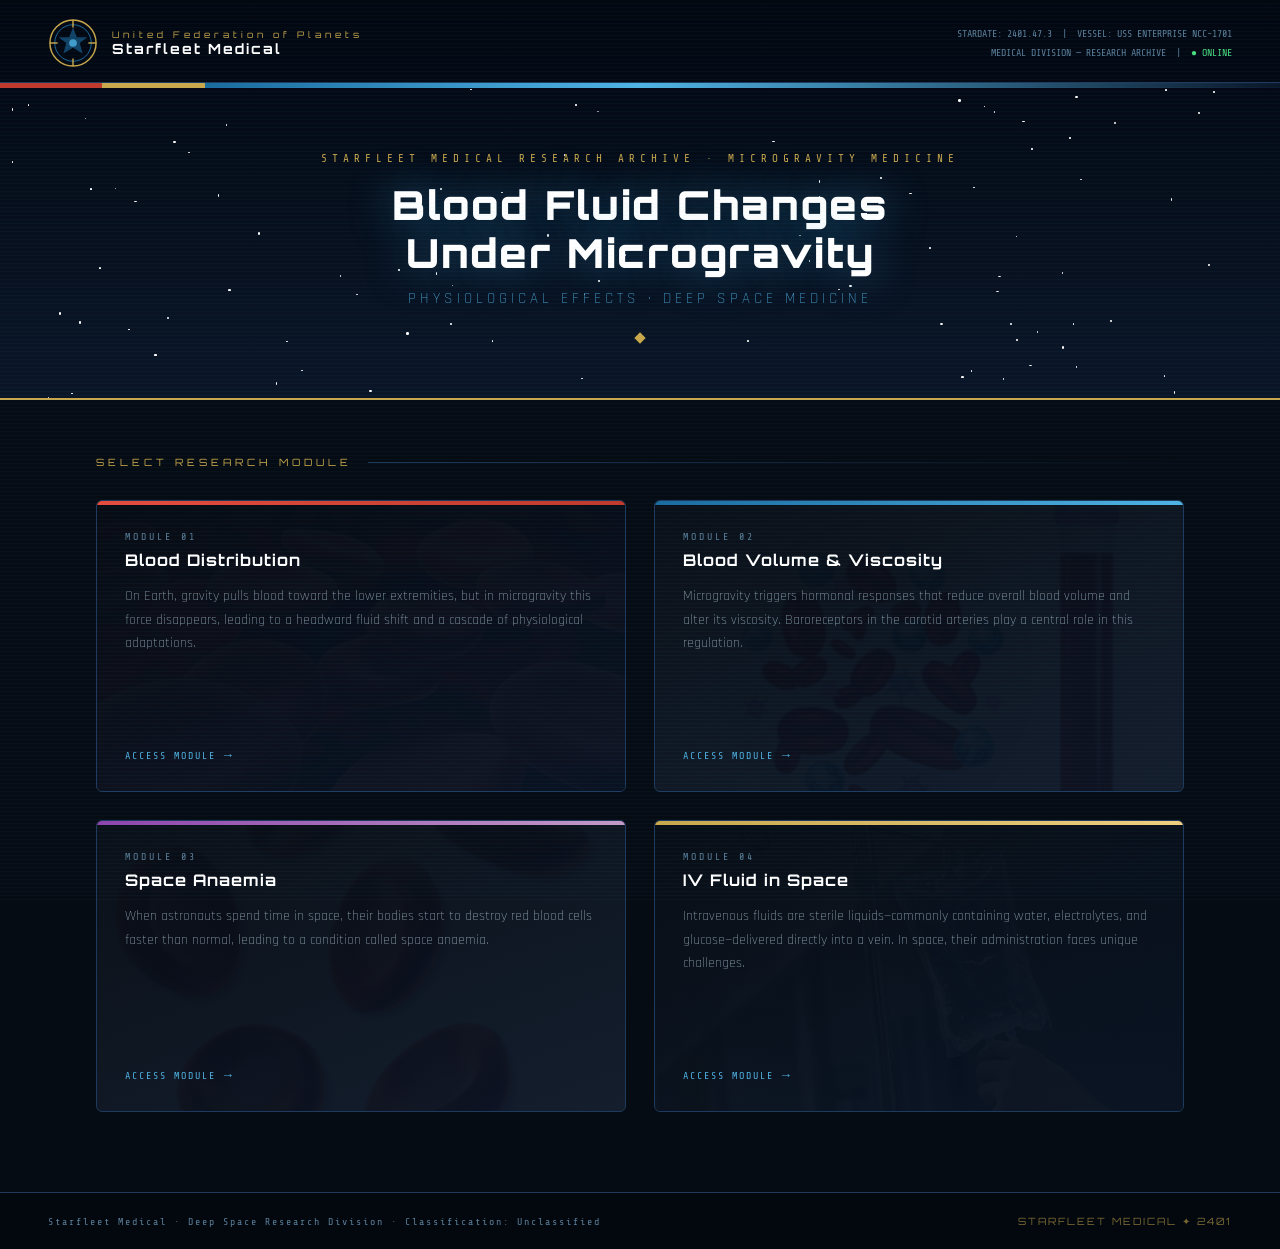
<file: index.html>
<!DOCTYPE html>
<html lang="en">
<head>
<meta charset="UTF-8"/>
<meta name="viewport" content="width=device-width, initial-scale=1.0"/>
<title>Blood Fluid Changes in Microgravity — STARFLEET MEDICAL</title>
<link href="https://fonts.googleapis.com/css2?family=Orbitron:wght@400;600;700;900&family=Rajdhani:wght@300;400;500;600&family=Share+Tech+Mono&display=swap" rel="stylesheet"/>
<style>
  :root {
    --trek-gold:#c9a84c; --trek-blue:#1a6b9e; --trek-ltblue:#4fb3e3;
    --trek-red:#c0392b; --trek-bg:#060c14; --trek-panel:#0a1628;
    --trek-border:#1e3a5f; --trek-text:#cce8f7; --trek-muted:#5a7f9a;
    --scan-line:rgba(79,179,227,0.04);
  }
  *{margin:0;padding:0;box-sizing:border-box;}
  body{background:var(--trek-bg);color:var(--trek-text);font-family:'Rajdhani',sans-serif;min-height:100vh;overflow-x:hidden;}
  body::before{content:'';position:fixed;inset:0;background:repeating-linear-gradient(0deg,var(--scan-line) 0px,var(--scan-line) 1px,transparent 1px,transparent 4px);pointer-events:none;z-index:9999;}

  /* HEADER */
  header{background:linear-gradient(180deg,#020710 0%,var(--trek-panel) 100%);border-bottom:2px solid var(--trek-gold);}
  .header-top{display:flex;align-items:center;justify-content:space-between;padding:18px 48px 14px;border-bottom:1px solid var(--trek-border);}
  .starfleet-badge{display:flex;align-items:center;gap:14px;}
  .badge-emblem{width:50px;height:50px;}
  .badge-text{display:flex;flex-direction:column;}
  .badge-text span:first-child{font-family:'Orbitron',monospace;font-size:9px;letter-spacing:4px;color:var(--trek-gold);}
  .badge-text span:last-child{font-family:'Orbitron',monospace;font-size:14px;font-weight:700;letter-spacing:2px;color:#fff;}
  .header-right{font-family:'Share Tech Mono',monospace;font-size:10px;color:var(--trek-muted);text-align:right;line-height:1.9;}
  .status{color:#4ade80;}
  .lcars-bar{height:5px;background:linear-gradient(90deg,var(--trek-red) 0%,var(--trek-red) 8%,var(--trek-gold) 8%,var(--trek-gold) 16%,var(--trek-blue) 16%,var(--trek-ltblue) 50%,var(--trek-panel) 100%);}

  /* HERO */
  .hero{position:relative;padding:64px 48px 56px;text-align:center;overflow:hidden;min-height:230px;display:flex;flex-direction:column;align-items:center;justify-content:center;}
  .stars{position:absolute;inset:0;overflow:hidden;pointer-events:none;}
  .stars span{position:absolute;border-radius:50%;background:#fff;animation:twinkle 3s infinite alternate;}
  @keyframes twinkle{0%{opacity:.12}100%{opacity:.8}}
  .hero-label{font-family:'Share Tech Mono',monospace;font-size:11px;letter-spacing:5px;color:var(--trek-gold);text-transform:uppercase;margin-bottom:16px;animation:fadeUp .9s ease both;}
  .hero-title{font-family:'Orbitron',monospace;font-size:clamp(22px,3.2vw,40px);font-weight:900;color:#fff;letter-spacing:2px;line-height:1.2;text-shadow:0 0 40px rgba(79,179,227,.5);margin-bottom:12px;animation:fadeUp 1.1s ease both;}
  .hero-sub{font-size:15px;letter-spacing:4px;color:var(--trek-ltblue);text-transform:uppercase;font-weight:300;animation:fadeUp 1.3s ease both;}
  .divider{display:flex;align-items:center;gap:16px;margin:26px auto 0;max-width:500px;animation:fadeUp 1.5s ease both;}
  .divider::before{content:'';flex:1;height:1px;background:linear-gradient(90deg,transparent,var(--trek-gold));}
  .divider::after{content:'';flex:1;height:1px;background:linear-gradient(270deg,transparent,var(--trek-gold));}
  .divider-diamond{width:8px;height:8px;background:var(--trek-gold);transform:rotate(45deg);}
  @keyframes fadeUp{from{opacity:0;transform:translateY(16px)}to{opacity:1;transform:translateY(0)}}

  /* MAIN */
  main{max-width:1160px;margin:56px auto 80px;padding:0 36px;}

  .section-heading{font-family:'Orbitron',monospace;font-size:10px;letter-spacing:4px;color:var(--trek-gold);text-transform:uppercase;margin-bottom:32px;display:flex;align-items:center;gap:16px;}
  .section-heading::after{content:'';flex:1;height:1px;background:linear-gradient(90deg,var(--trek-border),transparent);}

  /* MODULE GRID */
  .module-grid{display:grid;grid-template-columns:repeat(2,1fr);gap:28px;}

  .module-card{display:block;text-decoration:none;position:relative;border-radius:6px;overflow:hidden;border:1px solid var(--trek-border);min-height:290px;transition:border-color .3s,transform .3s,box-shadow .3s;cursor:pointer;}
  .module-card:hover{border-color:var(--trek-ltblue);transform:translateY(-4px);box-shadow:0 14px 50px rgba(79,179,227,.18);}

  /* bg image — semi-transparent */
  .card-bg{position:absolute;inset:0;background-size:cover;background-position:center;opacity:0.18;transition:opacity .35s;z-index:0;}
  .module-card:hover .card-bg{opacity:0.28;}

  /* dark gradient so text stays readable */
  .card-overlay{position:absolute;inset:0;background:linear-gradient(160deg,rgba(6,12,20,.9) 0%,rgba(10,22,40,.76) 100%);z-index:1;}

  /* top accent line */
  .card-accent{position:absolute;top:0;left:0;right:0;height:4px;z-index:2;}
  .accent-1{background:linear-gradient(90deg,#e74c3c,#c0392b);}
  .accent-2{background:linear-gradient(90deg,#1a6b9e,#4fb3e3);}
  .accent-3{background:linear-gradient(90deg,#8e44ad,#c49bc7);}
  .accent-4{background:linear-gradient(90deg,#c9a84c,#f0d080);}

  .card-content{position:relative;z-index:3;padding:30px 28px 28px;display:flex;flex-direction:column;min-height:290px;justify-content:space-between;}

  .card-num{font-family:'Share Tech Mono',monospace;font-size:10px;letter-spacing:3px;color:var(--trek-muted);margin-bottom:8px;}
  .card-title{font-family:'Orbitron',monospace;font-size:16px;font-weight:700;color:#fff;letter-spacing:1px;line-height:1.3;margin-bottom:14px;}
  .card-desc{font-size:14px;line-height:1.7;color:rgba(204,232,247,.75);font-weight:300;flex:1;}

  .card-cta{display:flex;align-items:center;gap:8px;margin-top:22px;font-family:'Share Tech Mono',monospace;font-size:10px;letter-spacing:2px;color:var(--trek-ltblue);text-transform:uppercase;transition:gap .2s;}
  .card-cta::after{content:'→';font-size:13px;transition:transform .2s;}
  .module-card:hover .card-cta{gap:12px;}
  .module-card:hover .card-cta::after{transform:translateX(4px);}

  /* FOOTER */
  footer{border-top:1px solid var(--trek-border);background:#03080f;padding:22px 48px;display:flex;justify-content:space-between;align-items:center;}
  footer .left{font-family:'Share Tech Mono',monospace;font-size:10px;letter-spacing:2px;color:var(--trek-muted);}
  footer .right{font-family:'Orbitron',monospace;font-size:10px;letter-spacing:2px;color:var(--trek-gold);opacity:.6;}
</style>
</head>
<body>

<header>
  <div class="header-top">
    <div class="starfleet-badge">
      <svg class="badge-emblem" viewBox="0 0 52 52" fill="none">
        <circle cx="26" cy="26" r="24" stroke="#c9a84c" stroke-width="1.5"/>
        <circle cx="26" cy="26" r="19" stroke="#1a6b9e" stroke-width="1"/>
        <path d="M26 10 L30 20 L41 20 L33 26 L36 37 L26 31 L16 37 L19 26 L11 20 L22 20 Z" fill="#1a6b9e" opacity="0.6"/>
        <circle cx="26" cy="26" r="4" fill="#4fb3e3" opacity="0.8"/>
        <line x1="26" y1="2" x2="26" y2="10" stroke="#c9a84c" stroke-width="1.5"/>
        <line x1="26" y1="42" x2="26" y2="50" stroke="#c9a84c" stroke-width="1.5"/>
        <line x1="2" y1="26" x2="10" y2="26" stroke="#c9a84c" stroke-width="1.5"/>
        <line x1="42" y1="26" x2="50" y2="26" stroke="#c9a84c" stroke-width="1.5"/>
      </svg>
      <div class="badge-text">
        <span>United Federation of Planets</span>
        <span>Starfleet Medical</span>
      </div>
    </div>
    <div class="header-right">
      <div>STARDATE: 2401.47.3 &nbsp;|&nbsp; VESSEL: USS ENTERPRISE NCC-1701</div>
      <div>MEDICAL DIVISION — RESEARCH ARCHIVE &nbsp;|&nbsp; <span class="status">● ONLINE</span></div>
    </div>
  </div>
  <div class="lcars-bar"></div>

  <div class="hero">
    <div class="stars" id="stars"></div>
    <div class="hero-label">Starfleet Medical Research Archive · Microgravity Medicine</div>
    <h1 class="hero-title">Blood Fluid Changes<br>Under Microgravity</h1>
    <div class="hero-sub">Physiological Effects · Deep Space Medicine</div>
    <div class="divider"><div class="divider-diamond"></div></div>
  </div>
</header>

<main>
  <div class="section-heading">Select Research Module</div>

  <div class="module-grid">

    <a href="blood-distribution.html" class="module-card">
      <div class="card-bg" style="background-image:url('img1.jpeg');"></div>
      <div class="card-overlay"></div>
      <div class="card-accent accent-1"></div>
      <div class="card-content">
        <div>
          <div class="card-num">MODULE 01</div>
          <div class="card-title">Blood Distribution</div>
          <div class="card-desc">On Earth, gravity pulls blood toward the lower extremities, but in microgravity this force disappears, leading to a headward fluid shift and a cascade of physiological adaptations.</div>
        </div>
        <div class="card-cta">Access Module</div>
      </div>
    </a>

    <a href="blood-volume.html" class="module-card">
      <div class="card-bg" style="background-image:url('img2.png');"></div>
      <div class="card-overlay"></div>
      <div class="card-accent accent-2"></div>
      <div class="card-content">
        <div>
          <div class="card-num">MODULE 02</div>
          <div class="card-title">Blood Volume &amp; Viscosity</div>
          <div class="card-desc">Microgravity triggers hormonal responses that reduce overall blood volume and alter its viscosity. Baroreceptors in the carotid arteries play a central role in this regulation.</div>
        </div>
        <div class="card-cta">Access Module</div>
      </div>
    </a>

    <a href="space-anemia.html" class="module-card">
      <div class="card-bg" style="background-image:url('img4.png');"></div>
      <div class="card-overlay"></div>
      <div class="card-accent accent-3"></div>
      <div class="card-content">
        <div>
          <div class="card-num">MODULE 03</div>
          <div class="card-title">Space Anaemia</div>
          <div class="card-desc">When astronauts spend time in space, their bodies start to destroy red blood cells faster than normal, leading to a condition called space anaemia.</div>
        </div>
        <div class="card-cta">Access Module</div>
      </div>
    </a>

    <a href="iv-fluid.html" class="module-card">
      <div class="card-bg" style="background-image:url('img5.jpeg');"></div>
      <div class="card-overlay"></div>
      <div class="card-accent accent-4"></div>
      <div class="card-content">
        <div>
          <div class="card-num">MODULE 04</div>
          <div class="card-title">IV Fluid in Space</div>
          <div class="card-desc">Intravenous fluids are sterile liquids—commonly containing water, electrolytes, and glucose—delivered directly into a vein. In space, their administration faces unique challenges.</div>
        </div>
        <div class="card-cta">Access Module</div>
      </div>
    </a>

  </div>
</main>

<footer>
  <div class="left">Starfleet Medical · Deep Space Research Division · Classification: Unclassified</div>
  <div class="right">STARFLEET MEDICAL ✦ 2401</div>
</footer>

<script>
  const c = document.getElementById('stars');
  for(let i=0;i<90;i++){
    const s=document.createElement('span');
    s.style.cssText=`left:${Math.random()*100}%;top:${Math.random()*100}%;width:${Math.random()*2+1}px;height:${Math.random()*2+1}px;animation-delay:${Math.random()*3}s;animation-duration:${Math.random()*3+2}s`;
    c.appendChild(s);
  }
</script>
</body>
</html>
</file>
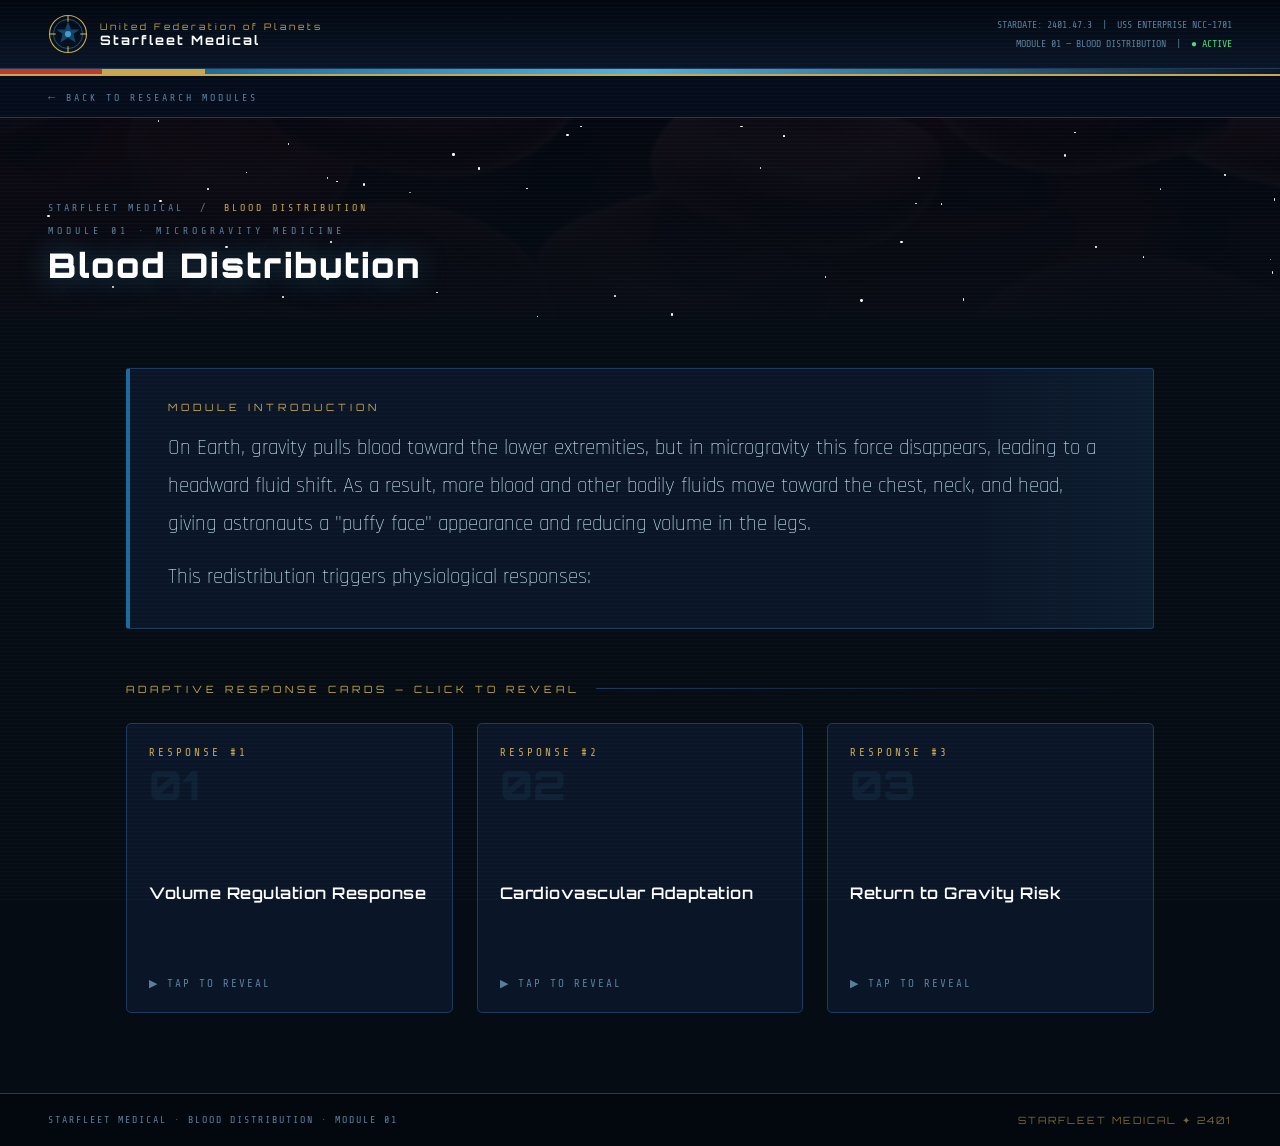
<file: blood-distribution.html>
<!DOCTYPE html>
<html lang="en">
<head>
<meta charset="UTF-8"/>
<meta name="viewport" content="width=device-width, initial-scale=1.0"/>
<title>Blood Distribution — Starfleet Medical</title>
<link rel="stylesheet" href="trek.css"/>
</head>
<body>

<header>
  <div class="header-top">
    <div class="starfleet-badge">
      <svg class="badge-emblem" viewBox="0 0 52 52" fill="none">
        <circle cx="26" cy="26" r="24" stroke="#c9a84c" stroke-width="1.5"/>
        <circle cx="26" cy="26" r="19" stroke="#1a6b9e" stroke-width="1"/>
        <path d="M26 10 L30 20 L41 20 L33 26 L36 37 L26 31 L16 37 L19 26 L11 20 L22 20 Z" fill="#1a6b9e" opacity="0.6"/>
        <circle cx="26" cy="26" r="4" fill="#4fb3e3" opacity="0.8"/>
        <line x1="26" y1="2" x2="26" y2="10" stroke="#c9a84c" stroke-width="1.5"/>
        <line x1="26" y1="42" x2="26" y2="50" stroke="#c9a84c" stroke-width="1.5"/>
        <line x1="2" y1="26" x2="10" y2="26" stroke="#c9a84c" stroke-width="1.5"/>
        <line x1="42" y1="26" x2="50" y2="26" stroke="#c9a84c" stroke-width="1.5"/>
      </svg>
      <div class="badge-text">
        <span>United Federation of Planets</span>
        <span>Starfleet Medical</span>
      </div>
    </div>
    <div class="header-right">
      <div>STARDATE: 2401.47.3 &nbsp;|&nbsp; USS ENTERPRISE NCC-1701</div>
      <div>MODULE 01 — BLOOD DISTRIBUTION &nbsp;|&nbsp; <span class="status">● ACTIVE</span></div>
    </div>
  </div>
  <div class="lcars-bar"></div>
</header>

<div class="back-bar">
  <a href="index.html" class="back-link">Back to Research Modules</a>
</div>

<div class="page-hero">
  <div class="hero-bg" style="background-image:url('img1.jpeg');"></div>
  <div class="hero-gradient"></div>
  <div class="stars" id="stars"></div>
  <div class="hero-content">
    <div class="breadcrumb"><a href="index.html">Starfleet Medical</a> &nbsp;/&nbsp; <span>Blood Distribution</span></div>
    <div class="page-module">Module 01 · Microgravity Medicine</div>
    <h1 class="page-title">Blood Distribution</h1>
  </div>
</div>

<main>

  <div class="intro-block">
    <div class="intro-label">Module Introduction</div>
    <p>On Earth, gravity pulls blood toward the lower extremities, but in microgravity this force disappears, leading to a headward fluid shift. As a result, more blood and other bodily fluids move toward the chest, neck, and head, giving astronauts a "puffy face" appearance and reducing volume in the legs.</p>
    <p>This redistribution triggers physiological responses:</p>
  </div>

  <div class="section-heading">Adaptive Response Cards — Click to Reveal</div>

  <div class="flip-grid">

    <div class="flip-card" onclick="this.classList.toggle('flipped')">
      <div class="flip-inner">
        <div class="flip-front">
          <div>
            <div class="flip-front-label">Response #1</div>
            <div class="flip-front-num">01</div>
          </div>
          <div class="flip-front-q">Volume Regulation Response</div>
          <div class="flip-front-hint">▶ TAP TO REVEAL</div>
        </div>
        <div class="flip-back">
          <div class="flip-back-label">◀ Response Detail</div>
          <div class="flip-back-text">the body interprets the increased central blood volume as excess fluid and reduces overall blood volume by increasing urine production.</div>
          <div class="flip-back-close">TAP TO CLOSE ▶</div>
        </div>
      </div>
    </div>

    <div class="flip-card" onclick="this.classList.toggle('flipped')">
      <div class="flip-inner">
        <div class="flip-front">
          <div>
            <div class="flip-front-label">Response #2</div>
            <div class="flip-front-num">02</div>
          </div>
          <div class="flip-front-q">Cardiovascular Adaptation</div>
          <div class="flip-front-hint">▶ TAP TO REVEAL</div>
        </div>
        <div class="flip-back">
          <div class="flip-back-label">◀ Response Detail</div>
          <div class="flip-back-text">Over time, the cardiovascular system adapts, including changes in heart shape and function.</div>
          <div class="flip-back-close">TAP TO CLOSE ▶</div>
        </div>
      </div>
    </div>

    <div class="flip-card" onclick="this.classList.toggle('flipped')">
      <div class="flip-inner">
        <div class="flip-front">
          <div>
            <div class="flip-front-label">Response #3</div>
            <div class="flip-front-num">03</div>
          </div>
          <div class="flip-front-q">Return to Gravity Risk</div>
          <div class="flip-front-hint">▶ TAP TO REVEAL</div>
        </div>
        <div class="flip-back">
          <div class="flip-back-label">◀ Response Detail</div>
          <div class="flip-back-text">Reduced ability to regulate blood pressure when returning to gravity.</div>
          <div class="flip-back-close">TAP TO CLOSE ▶</div>
        </div>
      </div>
    </div>

  </div>

</main>

<footer>
  <div class="left">Starfleet Medical · Blood Distribution · Module 01</div>
  <div class="right">STARFLEET MEDICAL ✦ 2401</div>
</footer>

<script>
  const c=document.getElementById('stars');
  for(let i=0;i<45;i++){const s=document.createElement('span');s.style.cssText=`left:${Math.random()*100}%;top:${Math.random()*100}%;width:${Math.random()*2+1}px;height:${Math.random()*2+1}px;animation-delay:${Math.random()*3}s;animation-duration:${Math.random()*3+2}s`;c.appendChild(s);}
</script>
</body>
</html>
</file>
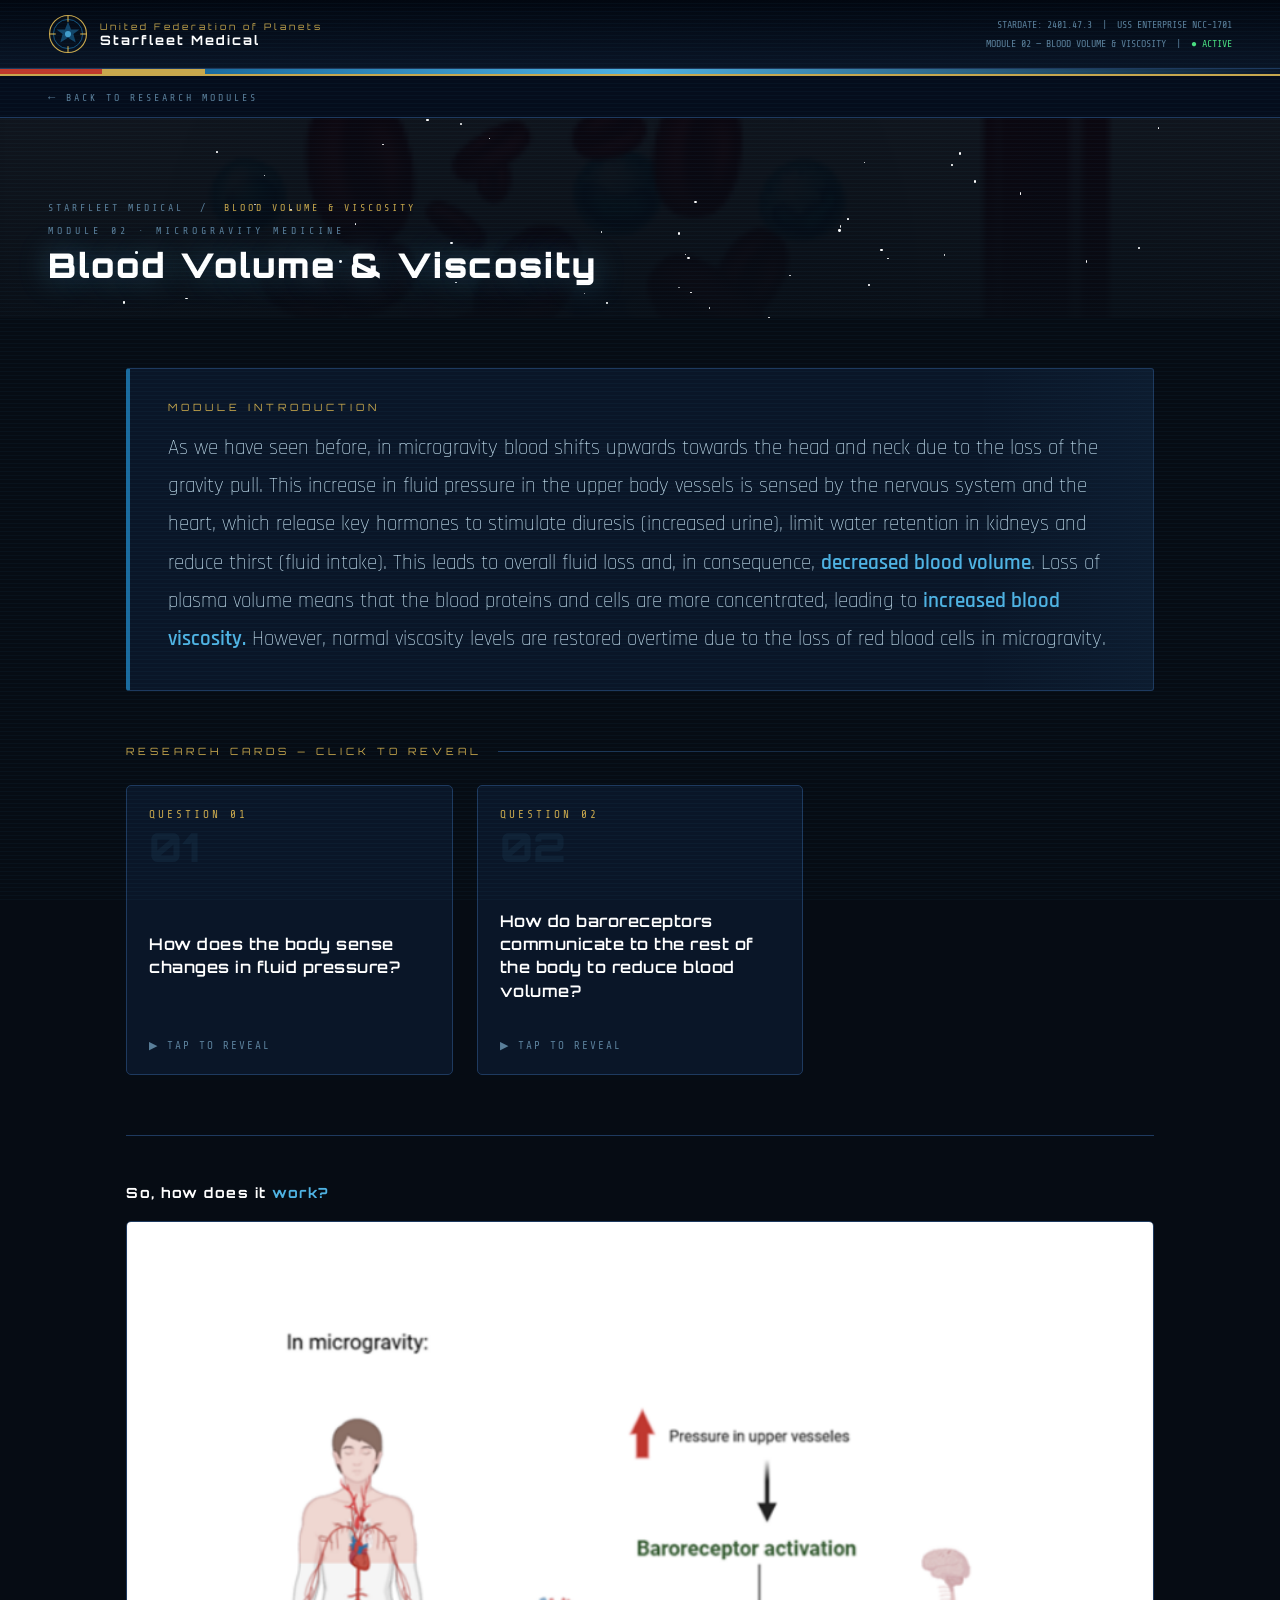
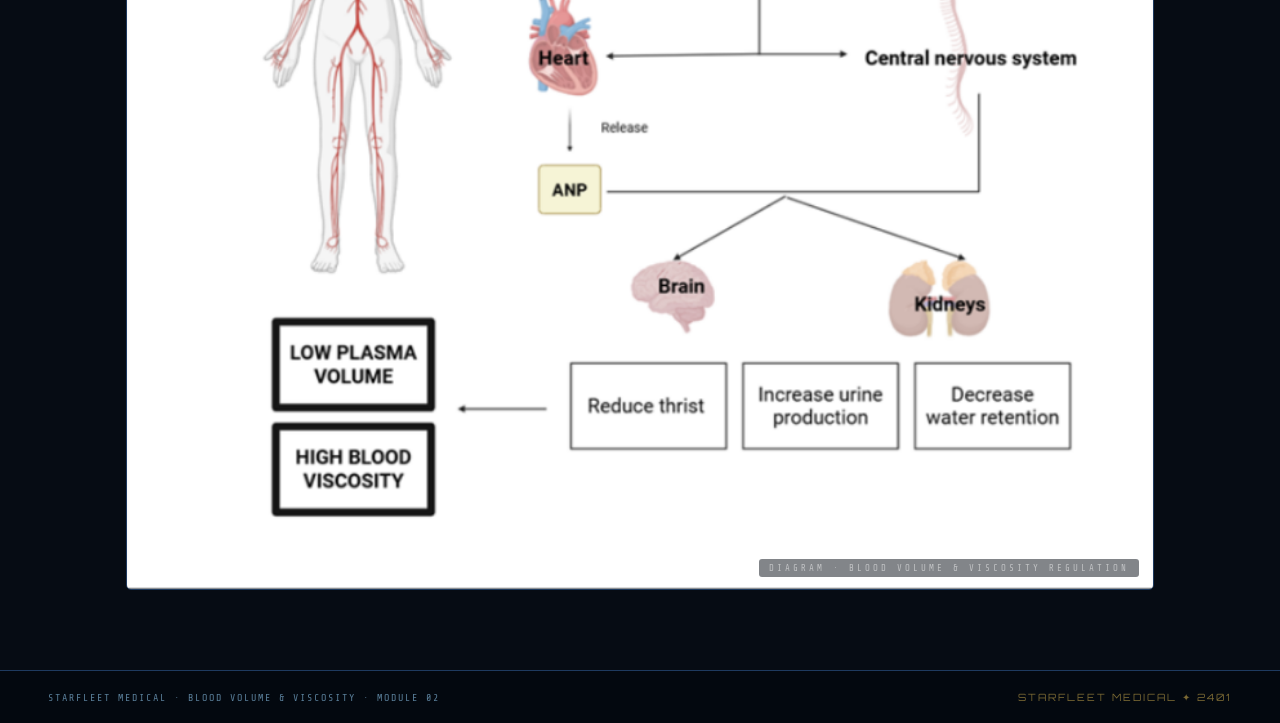
<file: blood-volume.html>
<!DOCTYPE html>
<html lang="en">
<head>
<meta charset="UTF-8"/>
<meta name="viewport" content="width=device-width, initial-scale=1.0"/>
<title>Blood Volume &amp; Viscosity — Starfleet Medical</title>
<link rel="stylesheet" href="trek.css"/>
</head>
<body>

<header>
  <div class="header-top">
    <div class="starfleet-badge">
      <svg class="badge-emblem" viewBox="0 0 52 52" fill="none">
        <circle cx="26" cy="26" r="24" stroke="#c9a84c" stroke-width="1.5"/>
        <circle cx="26" cy="26" r="19" stroke="#1a6b9e" stroke-width="1"/>
        <path d="M26 10 L30 20 L41 20 L33 26 L36 37 L26 31 L16 37 L19 26 L11 20 L22 20 Z" fill="#1a6b9e" opacity="0.6"/>
        <circle cx="26" cy="26" r="4" fill="#4fb3e3" opacity="0.8"/>
        <line x1="26" y1="2" x2="26" y2="10" stroke="#c9a84c" stroke-width="1.5"/>
        <line x1="26" y1="42" x2="26" y2="50" stroke="#c9a84c" stroke-width="1.5"/>
        <line x1="2" y1="26" x2="10" y2="26" stroke="#c9a84c" stroke-width="1.5"/>
        <line x1="42" y1="26" x2="50" y2="26" stroke="#c9a84c" stroke-width="1.5"/>
      </svg>
      <div class="badge-text">
        <span>United Federation of Planets</span>
        <span>Starfleet Medical</span>
      </div>
    </div>
    <div class="header-right">
      <div>STARDATE: 2401.47.3 &nbsp;|&nbsp; USS ENTERPRISE NCC-1701</div>
      <div>MODULE 02 — BLOOD VOLUME &amp; VISCOSITY &nbsp;|&nbsp; <span class="status">● ACTIVE</span></div>
    </div>
  </div>
  <div class="lcars-bar"></div>
</header>

<div class="back-bar">
  <a href="index.html" class="back-link">Back to Research Modules</a>
</div>

<div class="page-hero">
  <div class="hero-bg" style="background-image:url('img2.png');"></div>
  <div class="hero-gradient"></div>
  <div class="stars" id="stars"></div>
  <div class="hero-content">
    <div class="breadcrumb"><a href="index.html">Starfleet Medical</a> &nbsp;/&nbsp; <span>Blood Volume &amp; Viscosity</span></div>
    <div class="page-module">Module 02 · Microgravity Medicine</div>
    <h1 class="page-title">Blood Volume &amp; Viscosity</h1>
  </div>
</div>

<main>

  <div class="intro-block">
    <div class="intro-label">Module Introduction</div>
    <p>As we have seen before, in microgravity blood shifts upwards towards the head and neck due to the loss of the gravity pull. This increase in fluid pressure in the upper body vessels is sensed by the nervous system and the heart, which release key hormones to stimulate diuresis (increased urine), limit water retention in kidneys and reduce thirst (fluid intake). This leads to overall fluid loss and, in consequence, <strong>decreased blood volume</strong>. Loss of plasma volume means that the blood proteins and cells are more concentrated, leading to <strong>increased blood viscosity.</strong> However, normal viscosity levels are restored overtime due to the loss of red blood cells in microgravity.</p>
  </div>

  <div class="section-heading">Research Cards — Click to Reveal</div>

  <div class="flip-grid">

    <div class="flip-card" onclick="this.classList.toggle('flipped')">
      <div class="flip-inner">
        <div class="flip-front">
          <div>
            <div class="flip-front-label">Question 01</div>
            <div class="flip-front-num">01</div>
          </div>
          <div class="flip-front-q">How does the body sense changes in fluid pressure?</div>
          <div class="flip-front-hint">▶ TAP TO REVEAL</div>
        </div>
        <div class="flip-back">
          <div class="flip-back-label">◀ Answer</div>
          <div class="flip-back-text">The aorta and carotid arteries, which connect the heart to the head and upper body, have a specific set of mechanical sensing proteins known as baroreceptors. Baroreceptors are able to detect physical changes within the carotid vessels wall.

In microgravity, increased blood flow to the head means that the carotid arteries wall is overstretched. This is sensed by the baroreceptors, which interpret that there is too much blood coming through the heart. Activated baroreceptors send signals through the nervous system to the rest of the body to lower blood fluid volume and overall decrease blood flow.</div>
          <div class="flip-back-close">TAP TO CLOSE ▶</div>
        </div>
      </div>
    </div>

    <div class="flip-card" onclick="this.classList.toggle('flipped')">
      <div class="flip-inner">
        <div class="flip-front">
          <div>
            <div class="flip-front-label">Question 02</div>
            <div class="flip-front-num">02</div>
          </div>
          <div class="flip-front-q">How do baroreceptors communicate to the rest of the body to reduce blood volume?</div>
          <div class="flip-front-hint">▶ TAP TO REVEAL</div>
        </div>
        <div class="flip-back">
          <div class="flip-back-label">◀ Answer</div>
          <div class="flip-back-text">Baroreceptors are connected to the central nervous system through two specific nerves (glossopharangeal nerve and vagus nerve) which flow directly onto the spinal cord. They activate the parasympathetic nervous system, which causes the heart to relax and reduce heart rest and vasodilation. They also send signals to the kidneys, increasing renal blood flow and urine secretion.

Baroreceptors in the heart can also trigger the release of the protein ANP (atrial natriuretic peptide), which acts: 1 — In the kidneys to decrease fluid and sodium reabsorption to promote urine and fluid secretion. 2 — In the brain, where it stops the thirst signals to reduce water intake. 3 — In the pituitary gland (endocrine system), to decrease the antidiuretic hormone (vasopressin, AVP), which normally stimulates fluid retention in kidneys, to drive increase urine secretion.</div>
          <div class="flip-back-close">TAP TO CLOSE ▶</div>
        </div>
      </div>
    </div>

  </div>

  <!-- Independent section: So, how does it work? with img3 as background -->
  <hr class="section-sep"/>

  <div class="sub-heading">So, how does it <span>work?</span></div>

  <div class="image-panel">
    <img src="img3.png" alt="Blood volume and viscosity diagram"/>
    <div class="image-panel-label">Diagram · Blood Volume &amp; Viscosity Regulation</div>
  </div>

</main>

<footer>
  <div class="left">Starfleet Medical · Blood Volume &amp; Viscosity · Module 02</div>
  <div class="right">STARFLEET MEDICAL ✦ 2401</div>
</footer>

<script>
  const c=document.getElementById('stars');
  for(let i=0;i<45;i++){const s=document.createElement('span');s.style.cssText=`left:${Math.random()*100}%;top:${Math.random()*100}%;width:${Math.random()*2+1}px;height:${Math.random()*2+1}px;animation-delay:${Math.random()*3}s;animation-duration:${Math.random()*3+2}s`;c.appendChild(s);}
</script>
</body>
</html>
</file>
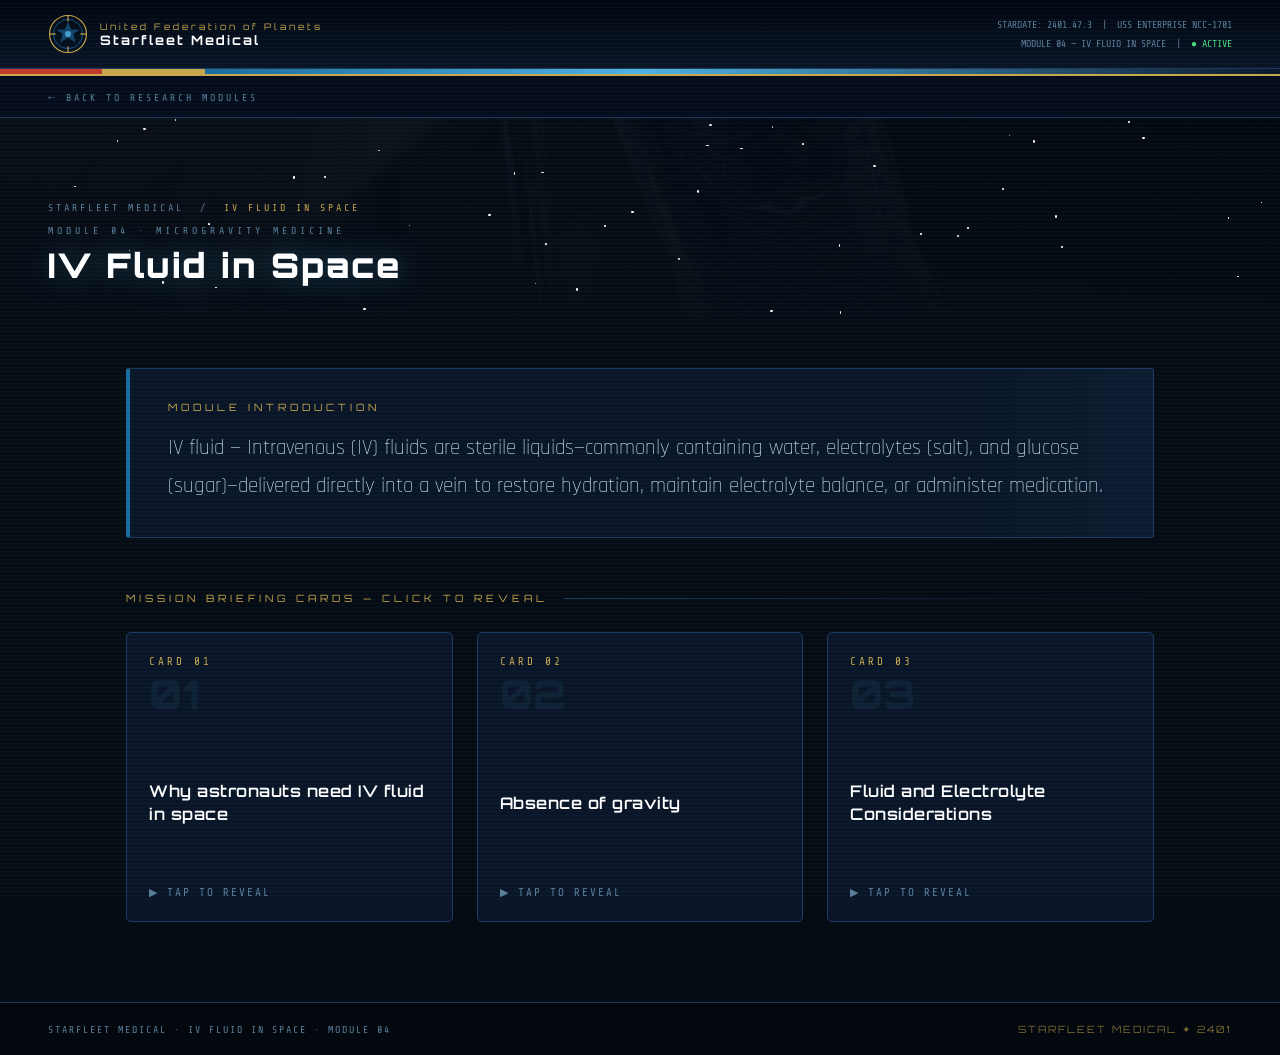
<file: iv-fluid.html>
<!DOCTYPE html>
<html lang="en">
<head>
<meta charset="UTF-8"/>
<meta name="viewport" content="width=device-width, initial-scale=1.0"/>
<title>IV Fluid in Space — Starfleet Medical</title>
<link rel="stylesheet" href="trek.css"/>
</head>
<body>

<header>
  <div class="header-top">
    <div class="starfleet-badge">
      <svg class="badge-emblem" viewBox="0 0 52 52" fill="none">
        <circle cx="26" cy="26" r="24" stroke="#c9a84c" stroke-width="1.5"/>
        <circle cx="26" cy="26" r="19" stroke="#1a6b9e" stroke-width="1"/>
        <path d="M26 10 L30 20 L41 20 L33 26 L36 37 L26 31 L16 37 L19 26 L11 20 L22 20 Z" fill="#1a6b9e" opacity="0.6"/>
        <circle cx="26" cy="26" r="4" fill="#4fb3e3" opacity="0.8"/>
        <line x1="26" y1="2" x2="26" y2="10" stroke="#c9a84c" stroke-width="1.5"/>
        <line x1="26" y1="42" x2="26" y2="50" stroke="#c9a84c" stroke-width="1.5"/>
        <line x1="2" y1="26" x2="10" y2="26" stroke="#c9a84c" stroke-width="1.5"/>
        <line x1="42" y1="26" x2="50" y2="26" stroke="#c9a84c" stroke-width="1.5"/>
      </svg>
      <div class="badge-text">
        <span>United Federation of Planets</span>
        <span>Starfleet Medical</span>
      </div>
    </div>
    <div class="header-right">
      <div>STARDATE: 2401.47.3 &nbsp;|&nbsp; USS ENTERPRISE NCC-1701</div>
      <div>MODULE 04 — IV FLUID IN SPACE &nbsp;|&nbsp; <span class="status">● ACTIVE</span></div>
    </div>
  </div>
  <div class="lcars-bar"></div>
</header>

<div class="back-bar">
  <a href="index.html" class="back-link">Back to Research Modules</a>
</div>

<div class="page-hero">
  <div class="hero-bg" style="background-image:url('img5.jpeg');"></div>
  <div class="hero-gradient"></div>
  <div class="stars" id="stars"></div>
  <div class="hero-content">
    <div class="breadcrumb"><a href="index.html">Starfleet Medical</a> &nbsp;/&nbsp; <span>IV Fluid in Space</span></div>
    <div class="page-module">Module 04 · Microgravity Medicine</div>
    <h1 class="page-title">IV Fluid in Space</h1>
  </div>
</div>

<main>

  <div class="intro-block">
    <div class="intro-label">Module Introduction</div>
    <p>IV fluid — Intravenous (IV) fluids are sterile liquids—commonly containing water, electrolytes (salt), and glucose (sugar)—delivered directly into a vein to restore hydration, maintain electrolyte balance, or administer medication.</p>
  </div>

  <div class="section-heading">Mission Briefing Cards — Click to Reveal</div>

  <div class="flip-grid">

    <div class="flip-card" onclick="this.classList.toggle('flipped')">
      <div class="flip-inner">
        <div class="flip-front">
          <div>
            <div class="flip-front-label">Card 01</div>
            <div class="flip-front-num">01</div>
          </div>
          <div class="flip-front-q">Why astronauts need IV fluid in space</div>
          <div class="flip-front-hint">▶ TAP TO REVEAL</div>
        </div>
        <div class="flip-back">
          <div class="flip-back-label">◀ Detail</div>
          <div class="flip-back-text">Astronauts require intravenous (IV) fluids in space primarily to combat chronic dehydration caused by microgravity-induced fluid shifts, which cause kidneys to increase urine output. This fluid loss, along with potential space motion sickness, necessitates medical hydration, particularly for long-duration missions and re-entry preparation.</div>
          <div class="flip-back-close">TAP TO CLOSE ▶</div>
        </div>
      </div>
    </div>

    <div class="flip-card" onclick="this.classList.toggle('flipped')">
      <div class="flip-inner">
        <div class="flip-front">
          <div>
            <div class="flip-front-label">Card 02</div>
            <div class="flip-front-num">02</div>
          </div>
          <div class="flip-front-q">Absence of gravity</div>
          <div class="flip-front-hint">▶ TAP TO REVEAL</div>
        </div>
        <div class="flip-back">
          <div class="flip-back-label">◀ Detail</div>
          <div class="flip-back-text">In microgravity, fluids do not flow normally because there's no gravity to help push them through tubes. Instead, liquids form floating blobs and trap air bubbles, which can be dangerous because those bubbles could enter the bloodstream and could potentially be life-threatening.</div>
          <div class="flip-back-close">TAP TO CLOSE ▶</div>
        </div>
      </div>
    </div>

    <div class="flip-card" onclick="this.classList.toggle('flipped')">
      <div class="flip-inner">
        <div class="flip-front">
          <div>
            <div class="flip-front-label">Card 03</div>
            <div class="flip-front-num">03</div>
          </div>
          <div class="flip-front-q">Fluid and Electrolyte Considerations</div>
          <div class="flip-front-hint">▶ TAP TO REVEAL</div>
        </div>
        <div class="flip-back">
          <div class="flip-back-label">◀ Detail</div>
          <div class="flip-back-text">In reduced-gravity environments, the body regulates fluids differently. Fluid shifts and changes in kidney function can disrupt the normal balance of water and electrolytes. For example, on Mars, people may gradually lose plasma volume, which would change their fluid and electrolyte requirements over time. Because of this, IV fluid therapy would need to be carefully adjusted rather than following standard Earth-based protocols.

Close monitoring of blood electrolyte levels and urine output would be essential to prevent complications such as high potassium levels, low sodium levels, or dehydration.</div>
          <div class="flip-back-close">TAP TO CLOSE ▶</div>
        </div>
      </div>
    </div>

  </div>

</main>

<footer>
  <div class="left">Starfleet Medical · IV Fluid in Space · Module 04</div>
  <div class="right">STARFLEET MEDICAL ✦ 2401</div>
</footer>

<script>
  const c=document.getElementById('stars');
  for(let i=0;i<45;i++){const s=document.createElement('span');s.style.cssText=`left:${Math.random()*100}%;top:${Math.random()*100}%;width:${Math.random()*2+1}px;height:${Math.random()*2+1}px;animation-delay:${Math.random()*3}s;animation-duration:${Math.random()*3+2}s`;c.appendChild(s);}
</script>
</body>
</html>
</file>
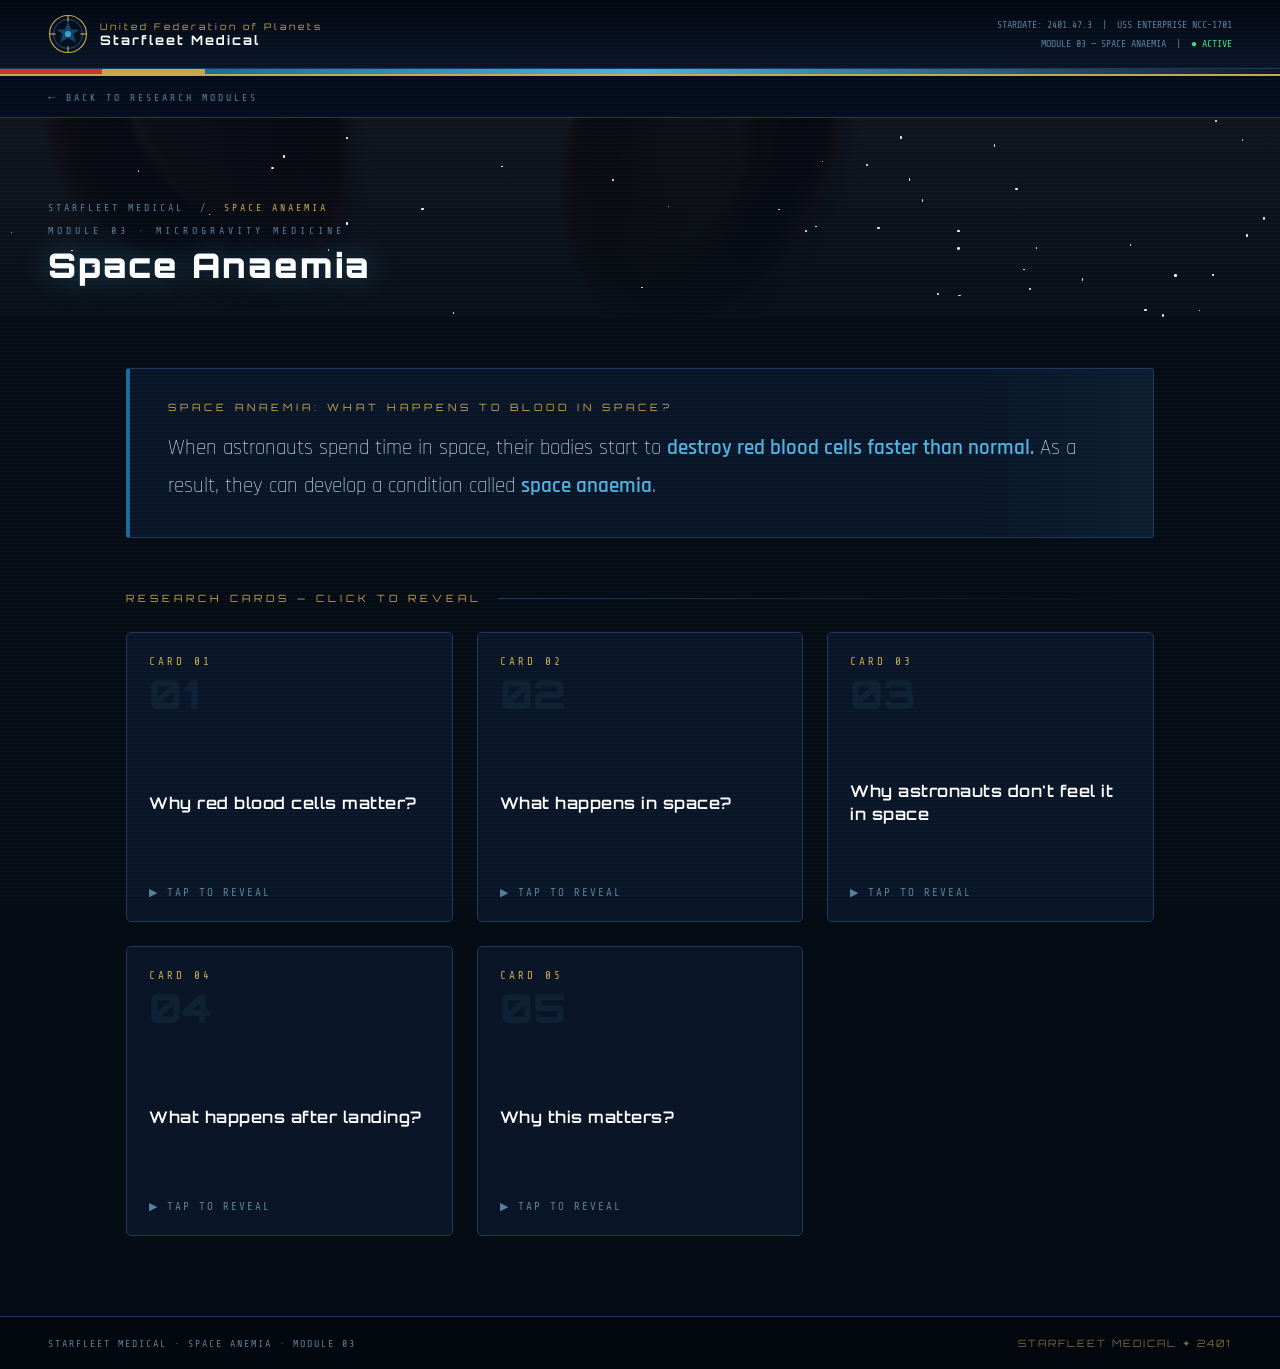
<file: space-anemia.html>
<!DOCTYPE html>
<html lang="en">
<head>
<meta charset="UTF-8"/>
<meta name="viewport" content="width=device-width, initial-scale=1.0"/>
<title>Space Anaemia — Starfleet Medical</title>
<link rel="stylesheet" href="trek.css"/>
</head>
<body>

<header>
  <div class="header-top">
    <div class="starfleet-badge">
      <svg class="badge-emblem" viewBox="0 0 52 52" fill="none">
        <circle cx="26" cy="26" r="24" stroke="#c9a84c" stroke-width="1.5"/>
        <circle cx="26" cy="26" r="19" stroke="#1a6b9e" stroke-width="1"/>
        <path d="M26 10 L30 20 L41 20 L33 26 L36 37 L26 31 L16 37 L19 26 L11 20 L22 20 Z" fill="#1a6b9e" opacity="0.6"/>
        <circle cx="26" cy="26" r="4" fill="#4fb3e3" opacity="0.8"/>
        <line x1="26" y1="2" x2="26" y2="10" stroke="#c9a84c" stroke-width="1.5"/>
        <line x1="26" y1="42" x2="26" y2="50" stroke="#c9a84c" stroke-width="1.5"/>
        <line x1="2" y1="26" x2="10" y2="26" stroke="#c9a84c" stroke-width="1.5"/>
        <line x1="42" y1="26" x2="50" y2="26" stroke="#c9a84c" stroke-width="1.5"/>
      </svg>
      <div class="badge-text">
        <span>United Federation of Planets</span>
        <span>Starfleet Medical</span>
      </div>
    </div>
    <div class="header-right">
      <div>STARDATE: 2401.47.3 &nbsp;|&nbsp; USS ENTERPRISE NCC-1701</div>
      <div>MODULE 03 — SPACE ANAEMIA &nbsp;|&nbsp; <span class="status">● ACTIVE</span></div>
    </div>
  </div>
  <div class="lcars-bar"></div>
</header>

<div class="back-bar">
  <a href="index.html" class="back-link">Back to Research Modules</a>
</div>

<div class="page-hero">
  <div class="hero-bg" style="background-image:url('img4.png');"></div>
  <div class="hero-gradient"></div>
  <div class="stars" id="stars"></div>
  <div class="hero-content">
    <div class="breadcrumb"><a href="index.html">Starfleet Medical</a> &nbsp;/&nbsp; <span>Space Anaemia</span></div>
    <div class="page-module">Module 03 · Microgravity Medicine</div>
    <h1 class="page-title">Space Anaemia</h1>
  </div>
</div>

<main>

  <div class="intro-block">
    <div class="intro-label">Space Anaemia: What Happens to Blood in Space?</div>
    <p>When astronauts spend time in space, their bodies start to <strong>destroy red blood cells faster than normal.</strong> As a result, they can develop a condition called <strong>space anaemia</strong>.</p>
  </div>

  <div class="section-heading">Research Cards — Click to Reveal</div>

  <div class="flip-grid">

    <div class="flip-card" onclick="this.classList.toggle('flipped')">
      <div class="flip-inner">
        <div class="flip-front">
          <div>
            <div class="flip-front-label">Card 01</div>
            <div class="flip-front-num">01</div>
          </div>
          <div class="flip-front-q">Why red blood cells matter?</div>
          <div class="flip-front-hint">▶ TAP TO REVEAL</div>
        </div>
        <div class="flip-back">
          <div class="flip-back-label">◀ Answer</div>
          <div class="flip-back-text">Red blood cells carry oxygen around the body, helping our muscles and organs produce energy.</div>
          <div class="flip-back-close">TAP TO CLOSE ▶</div>
        </div>
      </div>
    </div>

    <div class="flip-card" onclick="this.classList.toggle('flipped')">
      <div class="flip-inner">
        <div class="flip-front">
          <div>
            <div class="flip-front-label">Card 02</div>
            <div class="flip-front-num">02</div>
          </div>
          <div class="flip-front-q">What happens in space?</div>
          <div class="flip-front-hint">▶ TAP TO REVEAL</div>
        </div>
        <div class="flip-back">
          <div class="flip-back-label">◀ Answer</div>
          <div class="flip-back-text">🌍 On Earth: the body destroys about 2 million red blood cells per second.

🌌 In space: this increases to ~3 million per second (54% more).

⇒ After long missions, almost half of astronauts are anemic.</div>
          <div class="flip-back-close">TAP TO CLOSE ▶</div>
        </div>
      </div>
    </div>

    <div class="flip-card" onclick="this.classList.toggle('flipped')">
      <div class="flip-inner">
        <div class="flip-front">
          <div>
            <div class="flip-front-label">Card 03</div>
            <div class="flip-front-num">03</div>
          </div>
          <div class="flip-front-q">Why astronauts don't feel it in space</div>
          <div class="flip-front-hint">▶ TAP TO REVEAL</div>
        </div>
        <div class="flip-back">
          <div class="flip-back-label">◀ Answer</div>
          <div class="flip-back-text">In <span class="def-trigger" data-def="A state where there is no feeling of body weight, because objects are in continuous free fall (as in orbit), causing everything to float.">weightlessness</span>, the body doesn't have to work against gravity. Because of this, having fewer red blood cells doesn't cause major problems while astronauts are in orbit.</div>
          <div class="flip-back-close">HOLD "WEIGHTLESSNESS" · TAP TO CLOSE ▶</div>
        </div>
      </div>
    </div>

    <div class="flip-card" onclick="this.classList.toggle('flipped')">
      <div class="flip-inner">
        <div class="flip-front">
          <div>
            <div class="flip-front-label">Card 04</div>
            <div class="flip-front-num">04</div>
          </div>
          <div class="flip-front-q">What happens after landing?</div>
          <div class="flip-front-hint">▶ TAP TO REVEAL</div>
        </div>
        <div class="flip-back">
          <div class="flip-back-label">◀ Answer</div>
          <div class="flip-back-text">Back on Earth, the body must work against gravity again. With fewer red blood cells delivering oxygen, astronauts may feel tired, weak, and less physically strong.

The good news: space anaemia is temporary. Blood levels return to normal within 3–4 months. Scientists think the body may use fat stored in bone marrow as energy to help produce new red blood cells faster.</div>
          <div class="flip-back-close">TAP TO CLOSE ▶</div>
        </div>
      </div>
    </div>

    <div class="flip-card" onclick="this.classList.toggle('flipped')">
      <div class="flip-inner">
        <div class="flip-front">
          <div>
            <div class="flip-front-label">Card 05</div>
            <div class="flip-front-num">05</div>
          </div>
          <div class="flip-front-q">Why this matters?</div>
          <div class="flip-front-hint">▶ TAP TO REVEAL</div>
        </div>
        <div class="flip-back">
          <div class="flip-back-label">◀ Answer</div>
          <div class="flip-back-text">The longer the mission, the worse the anaemia, making it a key challenge for future missions to Mars.</div>
          <div class="flip-back-close">TAP TO CLOSE ▶</div>
        </div>
      </div>
    </div>

  </div>

</main>

<footer>
  <div class="left">Starfleet Medical · Space Anemia · Module 03</div>
  <div class="right">STARFLEET MEDICAL ✦ 2401</div>
</footer>

<script>
  /* ── Stars ── */
  const c = document.getElementById('stars');
  for (let i = 0; i < 45; i++) {
    const s = document.createElement('span');
    s.style.cssText = `left:${Math.random()*100}%;top:${Math.random()*100}%;width:${Math.random()*2+1}px;height:${Math.random()*2+1}px;animation-delay:${Math.random()*3}s;animation-duration:${Math.random()*3+2}s`;
    c.appendChild(s);
  }

  /* ── Flip cards: tap-to-flip, but NOT when long-press is in progress ── */
  document.querySelectorAll('.flip-card').forEach(card => {
    card.removeAttribute('onclick');
    card.addEventListener('click', e => {
      if (card.dataset.suppressFlip === 'true') {
        card.dataset.suppressFlip = 'false';
        return;
      }
      card.classList.toggle('flipped');
    });
  });

  /* ── Definition popup ── */
  const popup = document.createElement('div');
  popup.className = 'def-popup-float';
  document.body.appendChild(popup);

  // Tap anywhere outside to dismiss
  document.addEventListener('touchstart', e => {
    if (popup.classList.contains('visible') && !popup.contains(e.target) && !e.target.classList.contains('def-trigger')) {
      popup.classList.remove('visible');
    }
  }, { passive: true });

  document.querySelectorAll('.def-trigger').forEach(trigger => {
    let pressTimer = null;
    let longPressTriggered = false;

    trigger.addEventListener('touchstart', e => {
      longPressTriggered = false;
      pressTimer = setTimeout(() => {
        longPressTriggered = true;

        const card = trigger.closest('.flip-card');
        if (card) card.dataset.suppressFlip = 'true';

        const rect = trigger.getBoundingClientRect();
        const pw = Math.min(300, window.innerWidth - 32);
        let x = rect.left;
        if (x + pw > window.innerWidth - 16) x = window.innerWidth - pw - 16;
        if (x < 8) x = 8;
        const popupHeight = 130;
        let y = rect.top - popupHeight - 10;
        if (y < 8) y = rect.bottom + 10;

        popup.style.left  = x + 'px';
        popup.style.top   = y + 'px';
        popup.style.width = pw + 'px';
        popup.innerHTML   = '<span class="def-popup-label">DEFINITION</span><span class="def-popup-body">' + trigger.dataset.def + '</span>';
        popup.classList.add('visible');

        if (navigator.vibrate) navigator.vibrate(40);
      }, 500);
    }, { passive: true });

    trigger.addEventListener('touchend', e => {
      clearTimeout(pressTimer);
      if (longPressTriggered) e.stopPropagation();
    });

    trigger.addEventListener('touchmove', () => clearTimeout(pressTimer), { passive: true });
    trigger.addEventListener('touchcancel', () => clearTimeout(pressTimer));

    // Mouse fallback for desktop
    trigger.addEventListener('mouseenter', e => {
      popup.style.width = '320px';
      popup.innerHTML = '<span class="def-popup-label">DEFINITION</span><span class="def-popup-body">' + trigger.dataset.def + '</span>';
      popup.classList.add('visible');
      movePopup(e);
    });
    trigger.addEventListener('mousemove', movePopup);
    trigger.addEventListener('mouseleave', () => popup.classList.remove('visible'));
  });

  function movePopup(e) {
    const pw = 320, ph = 130;
    const vw = window.innerWidth, vh = window.innerHeight;
    let x = e.clientX + 16;
    let y = e.clientY - 70;
    if (x + pw > vw - 16) x = e.clientX - pw - 16;
    if (y < 8) y = 8;
    if (y + ph > vh - 8) y = vh - ph - 8;
    popup.style.left = x + 'px';
    popup.style.top  = y + 'px';
  }
</script>
</body>
</html>
</file>
<file: trek.css>
@import url('https://fonts.googleapis.com/css2?family=Orbitron:wght@400;600;700;900&family=Rajdhani:wght@300;400;500;600&family=Share+Tech+Mono&display=swap');

:root {
  --trek-gold: #c9a84c;
  --trek-blue: #1a6b9e;
  --trek-ltblue: #4fb3e3;
  --trek-red: #c0392b;
  --trek-bg: #060c14;
  --trek-panel: #0a1628;
  --trek-border: #1e3a5f;
  --trek-text: #cce8f7;
  --trek-muted: #5a7f9a;
  --scan-line: rgba(79,179,227,0.04);
}

* { margin:0; padding:0; box-sizing:border-box; }

body {
  background: var(--trek-bg);
  color: var(--trek-text);
  font-family: 'Rajdhani', sans-serif;
  min-height: 100vh;
  overflow-x: hidden;
}

body::before {
  content:''; position:fixed; inset:0;
  background: repeating-linear-gradient(0deg, var(--scan-line) 0px, var(--scan-line) 1px, transparent 1px, transparent 4px);
  pointer-events:none; z-index:9999;
}

/* HEADER */
header {
  background: linear-gradient(180deg, #020710 0%, var(--trek-panel) 100%);
  border-bottom: 2px solid var(--trek-gold);
}

.header-top {
  display:flex; align-items:center; justify-content:space-between;
  padding:14px 48px; border-bottom:1px solid var(--trek-border);
}

.starfleet-badge { display:flex; align-items:center; gap:12px; }
.badge-emblem { width:40px; height:40px; }
.badge-text { display:flex; flex-direction:column; }
.badge-text span:first-child { font-family:'Orbitron',monospace; font-size:9px; letter-spacing:3px; color:var(--trek-gold); }
.badge-text span:last-child  { font-family:'Orbitron',monospace; font-size:13px; font-weight:700; letter-spacing:2px; color:#fff; }

.header-right { font-family:'Share Tech Mono',monospace; font-size:10px; color:var(--trek-muted); text-align:right; line-height:1.9; }
.status { color:#4ade80; }

.lcars-bar {
  height:5px;
  background: linear-gradient(90deg, var(--trek-red) 0%, var(--trek-red) 8%, var(--trek-gold) 8%, var(--trek-gold) 16%, var(--trek-blue) 16%, var(--trek-ltblue) 50%, var(--trek-panel) 100%);
}

/* PAGE HERO — background image with transparency */
.page-hero {
  position:relative; overflow:hidden;
  min-height:200px; padding:38px 48px 32px;
  display:flex; flex-direction:column; justify-content:flex-end;
}

.hero-bg {
  position:absolute; inset:0;
  background-size:cover; background-position:center;
  opacity:0.18;
  z-index:0;
}

.hero-gradient {
  position:absolute; inset:0;
  background: linear-gradient(180deg, rgba(2,7,16,.7) 0%, rgba(6,12,20,.92) 100%);
  z-index:1;
}

.stars { position:absolute; inset:0; overflow:hidden; pointer-events:none; z-index:2; }
.stars span { position:absolute; border-radius:50%; background:#fff; animation:twinkle 3s infinite alternate; }
@keyframes twinkle { 0%{opacity:.12} 100%{opacity:.75} }

.hero-content { position:relative; z-index:3; }

.breadcrumb {
  font-family:'Share Tech Mono',monospace; font-size:10px; letter-spacing:3px;
  color:var(--trek-muted); margin-bottom:12px; text-transform:uppercase;
}
.breadcrumb a { color:var(--trek-muted); text-decoration:none; }
.breadcrumb a:hover { color:var(--trek-ltblue); }
.breadcrumb span { color:var(--trek-gold); }

.page-module { font-family:'Share Tech Mono',monospace; font-size:10px; letter-spacing:4px; color:var(--trek-muted); margin-bottom:8px; text-transform:uppercase; }

.page-title {
  font-family:'Orbitron',monospace; font-size:clamp(20px,2.8vw,34px); font-weight:900;
  color:#fff; letter-spacing:2px; text-shadow:0 0 30px rgba(79,179,227,.4);
  animation: fadeUp .8s ease both;
}

@keyframes fadeUp { from{opacity:0;transform:translateY(14px)} to{opacity:1;transform:translateY(0)} }

/* BACK LINK */
.back-bar {
  border-bottom:1px solid var(--trek-border);
  background:#050d1c;
  padding:10px 48px;
}
.back-link {
  font-family:'Share Tech Mono',monospace; font-size:10px; letter-spacing:3px;
  color:var(--trek-muted); text-decoration:none; text-transform:uppercase;
  display:inline-flex; align-items:center; gap:8px; transition:color .2s;
}
.back-link::before { content:'←'; font-size:12px; }
.back-link:hover { color:var(--trek-ltblue); }

/* MAIN */
main { max-width:1100px; margin:50px auto 80px; padding:0 36px; }

/* INTRO */
.intro-block {
  background:var(--trek-panel); border:1px solid var(--trek-border);
  border-left:4px solid var(--trek-blue); border-radius:3px;
  padding:32px 38px; margin-bottom:54px; position:relative; overflow:hidden;
}
.intro-block::after {
  content:''; position:absolute; top:0; right:0; width:180px; height:100%;
  background:linear-gradient(270deg,rgba(79,179,227,.04),transparent);
}
.intro-label {
  font-family:'Orbitron',monospace; font-size:10px; letter-spacing:4px;
  color:var(--trek-gold); text-transform:uppercase; margin-bottom:16px;
}
.intro-block p { font-size:21px; line-height:1.82; color:var(--trek-text); font-weight:300; }
.intro-block p + p { margin-top:14px; }
.intro-block strong { color:var(--trek-ltblue); font-weight:600; }

/* SECTION HEADING */
.section-heading {
  font-family:'Orbitron',monospace; font-size:10px; letter-spacing:4px;
  color:var(--trek-gold); text-transform:uppercase; margin-bottom:28px;
  display:flex; align-items:center; gap:16px;
}
.section-heading::after { content:''; flex:1; height:1px; background:linear-gradient(90deg,var(--trek-border),transparent); }

/* FLIP CARDS */
.flip-grid {
  display:grid;
  grid-template-columns: repeat(auto-fill, minmax(290px, 1fr));
  gap:24px; margin-bottom:60px;
}

.flip-card { height:290px; perspective:1000px; cursor:pointer; }

.flip-inner {
  position:relative; width:100%; height:100%;
  transform-style:preserve-3d;
  transition:transform .55s cubic-bezier(.4,0,.2,1);
}

.flip-card.flipped .flip-inner { transform:rotateY(180deg); }

.flip-front, .flip-back {
  position:absolute; inset:0; backface-visibility:hidden;
  border-radius:5px; padding:22px;
  display:flex; flex-direction:column; justify-content:space-between;
  border:1px solid var(--trek-border);
  overflow:hidden;
}

.flip-front { background:var(--trek-panel); }
.flip-back  { background:linear-gradient(135deg,#0c1f3a 0%,#0a1628 100%); border-color:var(--trek-blue); transform:rotateY(180deg); }

.flip-card:hover .flip-front { border-color:rgba(79,179,227,.4); box-shadow:0 4px 24px rgba(79,179,227,.1); }

.flip-front-label { font-family:'Share Tech Mono',monospace; font-size:11px; letter-spacing:3px; color:var(--trek-gold); text-transform:uppercase; }
.flip-front-num   { font-family:'Orbitron',monospace; font-size:40px; font-weight:900; color:rgba(79,179,227,.07); line-height:1; margin:6px 0; }
.flip-front-q     { font-family:'Orbitron',monospace; font-size:16px; font-weight:600; color:#fff; line-height:1.45; letter-spacing:.5px; }
.flip-front-hint  { font-family:'Share Tech Mono',monospace; font-size:11px; color:var(--trek-muted); letter-spacing:2px; }

.flip-back-label  { font-family:'Share Tech Mono',monospace; font-size:11px; letter-spacing:3px; color:var(--trek-ltblue); text-transform:uppercase; }
.flip-back-text   { font-size:17px; line-height:1.72; color:var(--trek-text); font-weight:300; flex:1; margin:12px 0; overflow-y:auto; }
.flip-back-close  { font-family:'Share Tech Mono',monospace; font-size:11px; color:var(--trek-muted); letter-spacing:2px; text-align:right; }

/* CALLOUT BOX */
.callout {
  background: rgba(10,22,40,.8); border:1px solid var(--trek-border);
  border-left:4px solid var(--trek-gold); border-radius:3px;
  padding:22px 28px; margin-bottom:40px;
}
.callout-title {
  font-family:'Orbitron',monospace; font-size:10px; letter-spacing:3px;
  color:var(--trek-gold); text-transform:uppercase; margin-bottom:10px;
}
.callout p { font-size:15px; line-height:1.7; color:var(--trek-muted); font-weight:300; }

/* SECTION DIVIDER */
.section-sep {
  border:none; border-top:1px solid var(--trek-border);
  margin:48px 0;
}

/* SECONDARY SECTION HEADER */
.sub-heading {
  font-family:'Orbitron',monospace; font-size:14px; font-weight:700;
  color:#fff; letter-spacing:1.5px; margin-bottom:20px;
}
.sub-heading span { color:var(--trek-ltblue); }

/* IMAGE PANEL */
.image-panel {
  position:relative; border-radius:5px; overflow:hidden;
  border:1px solid var(--trek-border); margin-bottom:50px;
}
.image-panel img {
  width:100%; display:block;
}
.image-panel-label {
  position:absolute; bottom:12px; right:14px;
  font-family:'Share Tech Mono',monospace; font-size:9px; letter-spacing:3px;
  color:rgba(255,255,255,0.5); text-transform:uppercase;
  background:rgba(6,12,20,.5); padding:4px 10px; border-radius:3px;
}

/* FOOTER */
footer {
  border-top:1px solid var(--trek-border); background:#03080f;
  padding:20px 48px; display:flex; justify-content:space-between; align-items:center;
}
footer .left { font-family:'Share Tech Mono',monospace; font-size:10px; letter-spacing:2px; color:var(--trek-muted); text-transform:uppercase; }
footer .right { font-family:'Orbitron',monospace; font-size:10px; letter-spacing:2px; color:var(--trek-gold); opacity:.6; }

/* TOGGLE DEFINITION — popup injected via JS into <body> to avoid clipping */
.def-trigger {
  color:var(--trek-ltblue);
  border-bottom:2px dashed var(--trek-ltblue);
  font-style:italic;
  cursor:help;
}

/* The floating popup is appended to <body> by JS */
.def-popup-float {
  position:fixed;
  background:var(--trek-panel);
  border:1px solid var(--trek-ltblue);
  border-radius:6px;
  padding:14px 18px;
  max-width:320px;
  z-index:99999;
  pointer-events:none;
  opacity:0;
  transition:opacity .18s ease;
  box-shadow:0 12px 40px rgba(0,0,0,.8), 0 0 0 1px rgba(79,179,227,.15);
  display:flex;
  flex-direction:column;
  gap:8px;
}
.def-popup-float.visible { opacity:1; }

.def-popup-label {
  font-family:'Share Tech Mono',monospace;
  font-size:10px;
  letter-spacing:3px;
  color:var(--trek-gold);
  text-transform:uppercase;
  display:block;
}

.def-popup-body {
  font-family:'Rajdhani',sans-serif;
  font-size:16px;
  line-height:1.65;
  color:var(--trek-text);
  font-weight:300;
  display:block;
}
</file>
